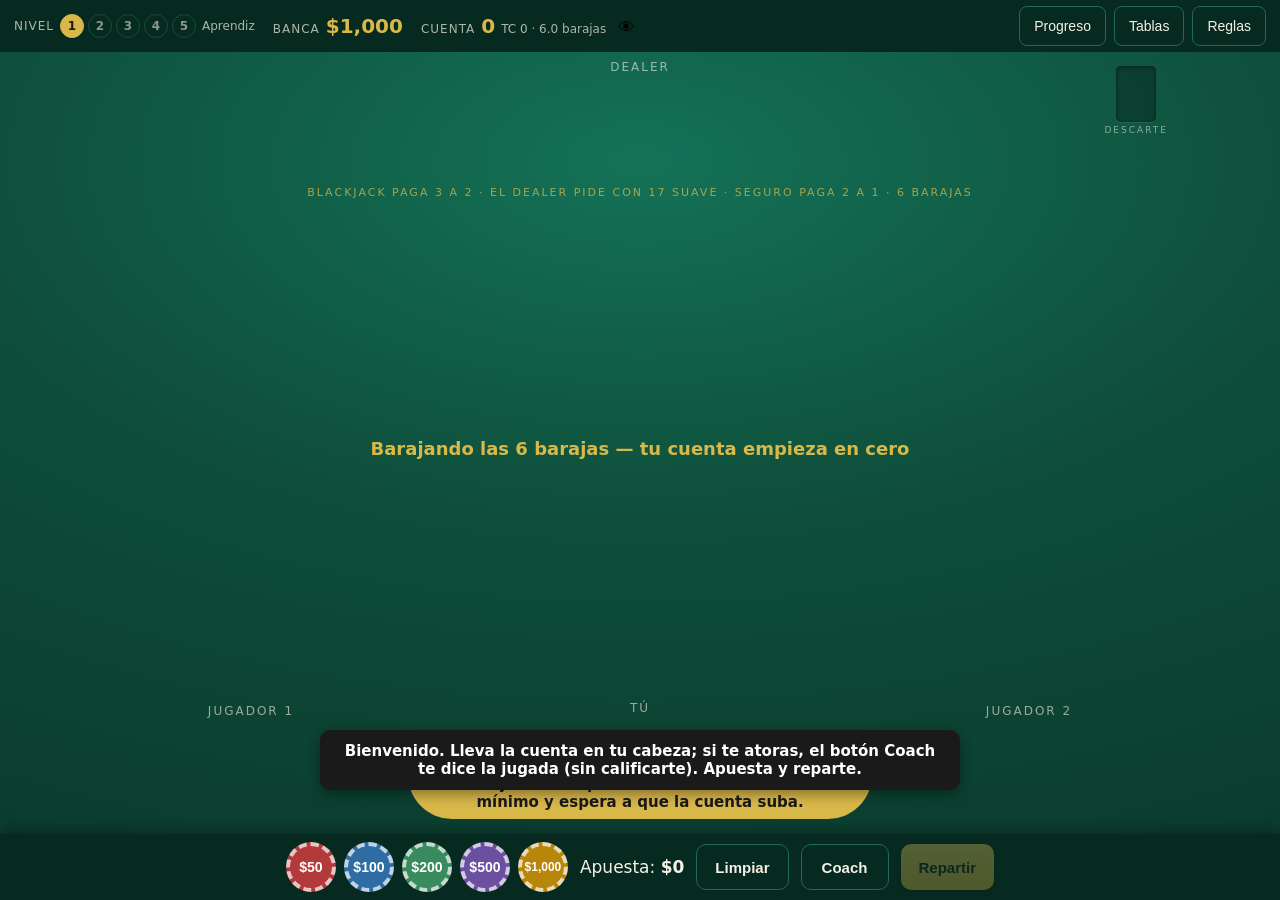
<file: blackjack/index.html>
<!DOCTYPE html>
<html lang="es">
<head>
<meta charset="UTF-8">
<meta name="viewport" content="width=device-width, initial-scale=1.0">
<title>Blackjack Palace — Entrenador de conteo</title>
<link rel="stylesheet" href="estilos.css">
</head>
<body>

<header id="barra-superior">
  <div class="grupo-hud" id="hud-grupo-nivel" title="Ver progreso">
    <span class="hud-etiqueta">Nivel</span>
    <div id="hud-niveles"></div>
    <span id="hud-nivel-nombre" class="hud-sub">Aprendiz</span>
  </div>
  <div class="grupo-hud">
    <span class="hud-etiqueta">Banca</span>
    <span id="hud-banca" class="hud-valor">$1,000</span>
  </div>
  <div class="grupo-hud" id="hud-cuenta">
    <span class="hud-etiqueta">Cuenta</span>
    <span id="hud-rc" class="hud-valor">0</span>
    <span class="hud-sub">TC <span id="hud-tc2">0</span> · <span id="hud-barajas">6.0</span> barajas</span>
    <button id="btn-ojo" type="button" title="Mostrar u ocultar la cuenta">👁</button>
  </div>
  <div class="grupo-botones">
    <button id="btn-progreso" class="btn-hud" type="button">Progreso</button>
    <button id="btn-tablas" class="btn-hud" type="button">Tablas</button>
    <button id="btn-config" class="btn-hud" type="button">Reglas</button>
  </div>
</header>

<main id="mesa">
  <section id="zona-dealer">
    <div class="etiqueta-asiento">Dealer</div>
    <div id="cartas-dealer" class="cartas"></div>
    <div id="total-dealer" class="total-mano"></div>
    <div id="letrero-mesa"></div>
  </section>

  <div id="bandeja-descarte" title="Pila de descarte — úsala para estimar cuántas barajas quedan">
    <div id="pila-descarte"><div id="descarte-relleno"></div></div>
    <div id="etiqueta-descarte">descarte</div>
  </div>

  <div id="centro-mesa">
    <div id="mensaje-mesa"></div>
  </div>

  <section id="zona-asientos">
    <div class="asiento" id="asiento-bot1">
      <div class="etiqueta-asiento">Jugador 1</div>
      <div id="cartas-bot1" class="cartas cartas-chicas"></div>
      <div id="total-bot1" class="total-mano"></div>
    </div>

    <div class="asiento asiento-principal" id="asiento-jugador">
      <div class="etiqueta-asiento">Tú</div>
      <div id="manos-jugador"></div>
      <div id="sugerencia-coach" hidden></div>
    </div>

    <div class="asiento" id="asiento-bot2">
      <div class="etiqueta-asiento">Jugador 2</div>
      <div id="cartas-bot2" class="cartas cartas-chicas"></div>
      <div id="total-bot2" class="total-mano"></div>
    </div>
  </section>
</main>

<footer id="panel-acciones">
  <div id="panel-apuesta">
    <div id="fichas">
      <button class="ficha" data-valor="50" type="button">$50</button>
      <button class="ficha" data-valor="100" type="button">$100</button>
      <button class="ficha" data-valor="200" type="button">$200</button>
      <button class="ficha" data-valor="500" type="button">$500</button>
      <button class="ficha" data-valor="1000" type="button">$1,000</button>
    </div>
    <div id="apuesta-actual">Apuesta: <strong id="monto-apuesta">$0</strong></div>
    <button id="btn-limpiar-apuesta" class="btn-secundario" type="button">Limpiar</button>
    <button id="btn-coach-apuesta" class="btn-secundario" type="button">Coach</button>
    <button id="btn-repartir" class="btn-principal" type="button" disabled>Repartir</button>
  </div>

  <div id="panel-jugada" hidden>
    <button id="btn-pedir" class="btn-accion" type="button">Pedir</button>
    <button id="btn-plantarse" class="btn-accion" type="button">Plantarse</button>
    <button id="btn-doblar" class="btn-accion" type="button">Doblar</button>
    <button id="btn-dividir" class="btn-accion" type="button">Dividir</button>
    <button id="btn-rendirse" class="btn-accion" type="button">Rendirse</button>
    <button id="btn-coach" class="btn-secundario" type="button">Coach</button>
  </div>

  <div id="panel-seguro" hidden>
    <span id="texto-seguro">El dealer muestra un As. ¿Seguro?</span>
    <button id="btn-seguro-si" class="btn-accion" type="button">Tomar seguro</button>
    <button id="btn-seguro-no" class="btn-principal" type="button">No, gracias</button>
  </div>

  <div id="panel-siguiente" hidden>
    <button id="btn-siguiente" class="btn-principal" type="button">Siguiente mano</button>
  </div>
</footer>

<div id="toast" hidden></div>

<!-- Quiz de conteo -->
<div id="modal-quiz" class="modal" hidden>
  <div class="modal-caja">
    <h2 id="quiz-titulo">¿Cómo va tu cuenta?</h2>
    <div id="quiz-paso-rc" class="quiz-paso">
      <p>Running count:</p>
      <div class="quiz-opciones" id="quiz-opciones-rc"></div>
    </div>
    <div id="quiz-paso-barajas" class="quiz-paso" hidden>
      <p>¿Cuántas barajas crees que quedan en el zapato? (mira la pila de descarte)</p>
      <div class="quiz-opciones" id="quiz-opciones-barajas"></div>
    </div>
    <div id="quiz-paso-tc" class="quiz-paso" hidden>
      <p>Con tu estimación de barajas, ¿cuál es el true count? (running ÷ barajas, truncado)</p>
      <div class="quiz-opciones" id="quiz-opciones-tc"></div>
    </div>
    <div id="quiz-resultado" hidden></div>
    <button id="btn-quiz-cerrar" class="btn-principal" type="button" hidden>Continuar</button>
  </div>
</div>

<!-- Reglas / configuración -->
<div id="modal-config" class="modal" hidden>
  <div class="modal-caja">
    <h2>Reglas de la mesa</h2>
    <p class="nota-alerta">Preset «Palace Angelópolis» — <strong>reglas SIN confirmar en sitio</strong>.
    Verifícalas en tu próxima visita (checklist en el botón de abajo) y ajústalas aquí.</p>
    <div class="config-fila"><label for="cfg-barajas">Barajas</label>
      <select id="cfg-barajas"><option value="4">4</option><option value="6" selected>6</option><option value="8">8</option></select></div>
    <div class="config-fila"><label for="cfg-bots">Jugadores contigo en la mesa</label>
      <select id="cfg-bots"><option value="0">Ninguno (solo tú)</option><option value="1">1</option><option value="2" selected>2</option></select></div>
    <div class="config-fila"><label for="cfg-unidad">Unidad de apuesta (rampa) — lo sano es ~1% de tu banca</label>
      <select id="cfg-unidad"><option value="50" selected>$50</option><option value="100">$100</option><option value="200">$200</option></select></div>
    <div class="config-fila"><label for="cfg-h17">Dealer con 17 suave</label>
      <select id="cfg-h17"><option value="H17" selected>Pide carta (H17)</option><option value="S17">Se planta (S17)</option></select></div>
    <div class="config-fila"><label for="cfg-das">Doblar después de dividir</label>
      <select id="cfg-das"><option value="si" selected>Sí</option><option value="no">No</option></select></div>
    <div class="config-fila"><label for="cfg-rendirse">Rendirse (late surrender)</label>
      <select id="cfg-rendirse"><option value="no" selected>No</option><option value="si">Sí</option></select></div>
    <div class="config-fila"><label for="cfg-pago">Pago de blackjack</label>
      <select id="cfg-pago"><option value="1.5" selected>3 a 2</option><option value="1.2">6 a 5</option></select></div>
    <div class="config-fila"><label for="cfg-penetracion">Penetración (carta de corte)</label>
      <select id="cfg-penetracion"><option value="0.65">65%</option><option value="0.75" selected>75%</option><option value="0.85">85%</option></select></div>
    <p class="nota-chica"><strong>¿Qué es la carta de corte?</strong> Al barajar, el dealer mete una
    tarjeta de plástico dentro del zapato. Cuando esa tarjeta sale, se termina la mano y se vuelve a
    barajar todo (y tu cuenta regresa a cero). "Penetración 75%" significa que se juegan tres cuartas
    partes del zapato antes de barajar. Mientras más profunda la corten, más vale la pena contar:
    llegas a ver más cartas antes del rebarajeo. En el Palace, fíjate dónde la meten al barajar.</p>
    <p class="nota-chica">Fijas en esta versión: peek americano, doblar con cualquier par de cartas,
    máximo 4 manos al dividir, ases divididos reciben una sola carta y no se re-dividen.
    Cambiar reglas baraja el zapato.</p>
    <div class="modal-botones">
      <button id="btn-checklist" class="btn-secundario" type="button">Checklist para el casino</button>
      <button id="btn-config-guardar" class="btn-principal" type="button">Guardar</button>
    </div>
  </div>
</div>

<!-- Checklist del casino -->
<div id="modal-checklist" class="modal" hidden>
  <div class="modal-caja">
    <h2>Qué verificar en el Palace</h2>
    <ol class="lista-checklist">
      <li><strong>¿Zapato o barajadora continua?</strong> Si el dealer mete las cartas usadas a una máquina
      después de CADA mano y reparte de ahí mismo, es barajadora continua (CSM): <strong>contar no sirve de nada
      en esa mesa</strong>. Busca una mesa con zapato y carta de corte.</li>
      <li><strong>¿Cuántas barajas?</strong> Cuenta los mazos cuando barajan (6 u 8 normalmente).</li>
      <li><strong>¿Dónde ponen la carta de corte?</strong> Mientras más al fondo, mejor para contar.
      Si cortan a la mitad del zapato, la ventaja casi desaparece.</li>
      <li><strong>¿El blackjack paga 3 a 2 o 6 a 5?</strong> Está impreso en el fieltro. Con 6 a 5 la casa
      se come tu ventaja: evita esas mesas.</li>
      <li><strong>¿El dealer pide carta con 17 suave?</strong> (As + 6). Obsérvalo unas manos.</li>
      <li><strong>¿Se puede doblar después de dividir? ¿Rendirse?</strong> Pregunta al dealer, es normal preguntarlo.</li>
      <li><strong>Mínimo y máximo de la mesa.</strong> Tu spread de 1 a 8 unidades debe caber sin llamar la atención.</li>
    </ol>
    <button class="btn-principal btn-cerrar-modal" type="button">Cerrar</button>
  </div>
</div>

<!-- Tablas de estrategia -->
<div id="modal-tablas" class="modal" hidden>
  <div class="modal-caja modal-ancha">
    <h2>Estrategia básica y conteo</h2>
    <div id="contenido-tablas"></div>
    <button class="btn-principal btn-cerrar-modal" type="button">Cerrar</button>
  </div>
</div>

<!-- Progreso -->
<div id="modal-progreso" class="modal" hidden>
  <div class="modal-caja">
    <h2>Tu progreso</h2>
    <div id="contenido-progreso"></div>
    <div class="modal-botones">
      <button id="btn-reiniciar-progreso" class="btn-secundario" type="button">Reiniciar todo</button>
      <button class="btn-principal btn-cerrar-modal" type="button">Cerrar</button>
    </div>
  </div>
</div>

<script src="app.js"></script>
</body>
</html>
</file>
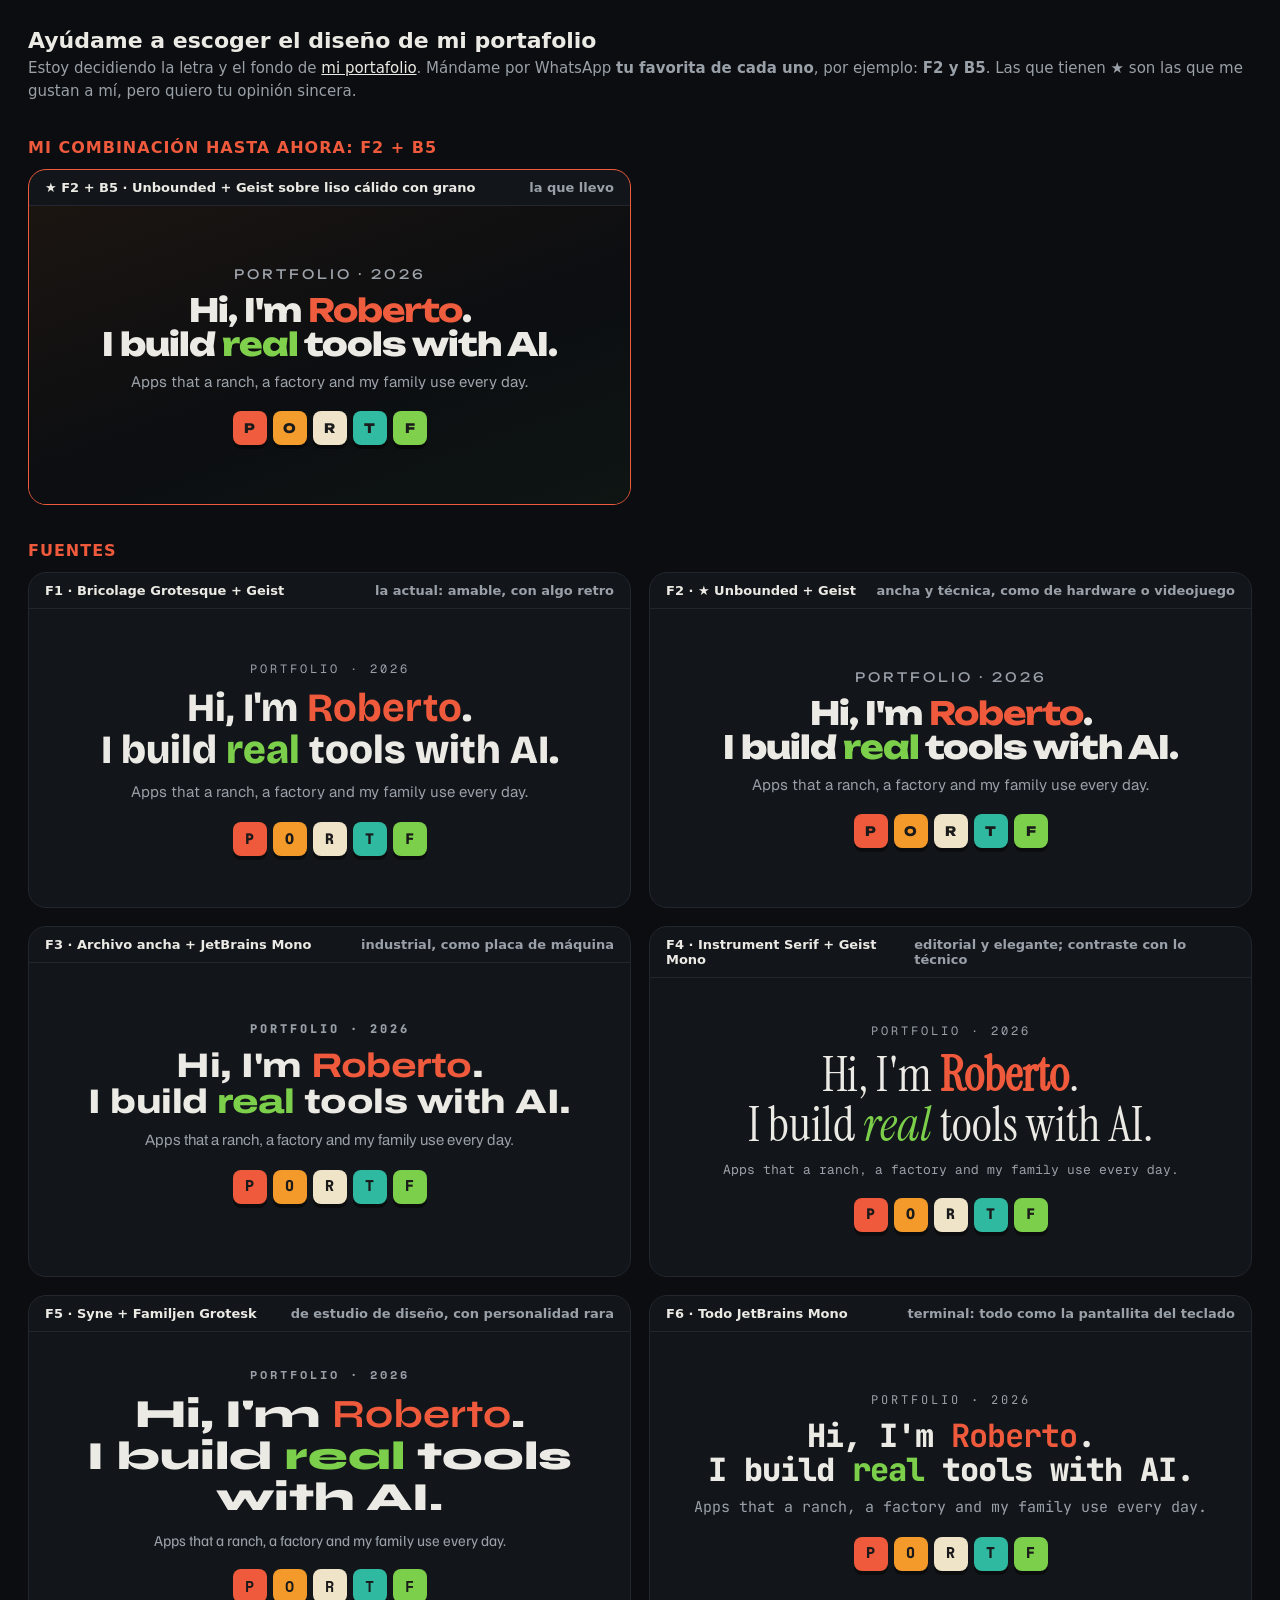
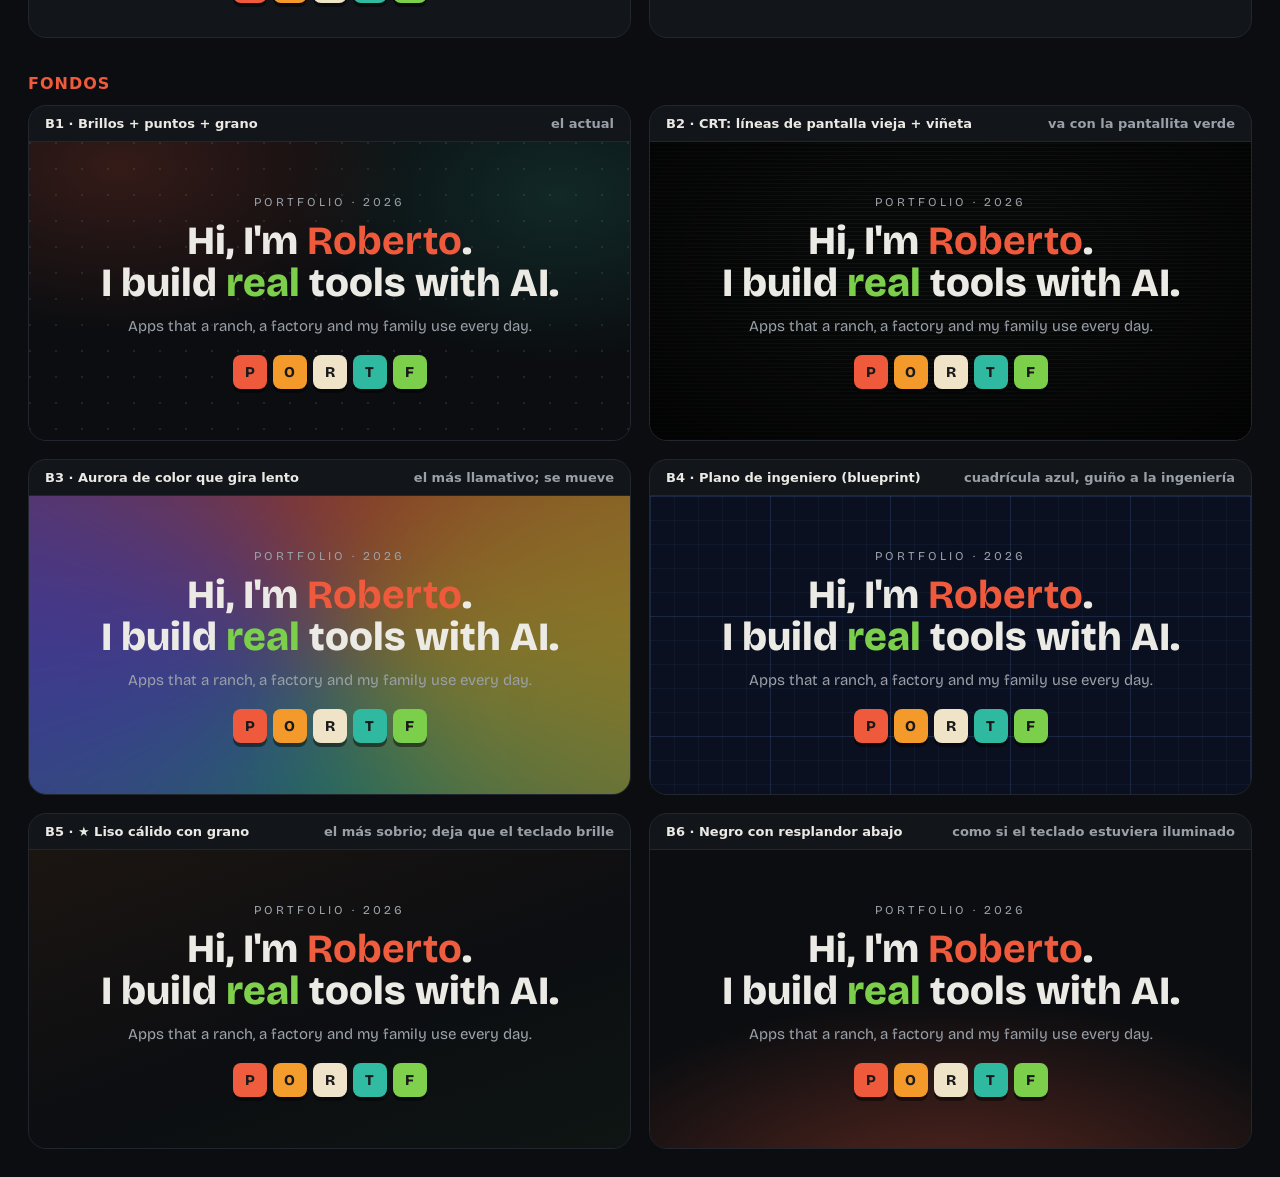
<file: opciones.html>
<!doctype html>
<html lang="es">
<head>
<meta charset="utf-8">
<meta name="viewport" content="width=device-width, initial-scale=1">
<title>Roberto Linares · Opciones de diseño</title>
<meta name="robots" content="noindex">
<link rel="preconnect" href="https://fonts.googleapis.com">
<link rel="preconnect" href="https://fonts.gstatic.com" crossorigin>
<link href="https://fonts.googleapis.com/css2?family=Bricolage+Grotesque:opsz,wght@12..96,800&family=Geist:wght@400;500&family=Geist+Mono:wght@500;700&family=Unbounded:wght@700;800&family=Archivo:wdth,wght@125,800;100,400&family=Instrument+Serif:ital@0;1&family=Syne:wght@700;800&family=JetBrains+Mono:wght@500;800&family=Space+Mono:wght@400;700&family=Familjen+Grotesk:wght@400;700&display=swap" rel="stylesheet">
<style>
  body { margin: 0; background: #0b0d10; color: #eceae4; font: 15px/1.5 system-ui, sans-serif; padding: 28px; }
  h1 { font: 700 22px system-ui; margin: 0 0 4px; } .note { color: #9aa0a8; margin: 0 0 24px; }
  h2 { font: 700 16px system-ui; margin: 36px 0 12px; color: #ef5a3c; letter-spacing: 1px; text-transform: uppercase; }
  .grid { display: grid; grid-template-columns: repeat(auto-fill, minmax(min(100%, 520px), 1fr)); gap: 18px; }
  .opt { border: 1px solid #22262e; border-radius: 18px; overflow: hidden; background: #12151a; }
  .opt header { display: flex; justify-content: space-between; padding: 10px 16px; font: 600 13px system-ui; color: #9aa0a8; border-bottom: 1px solid #22262e; }
  .opt header b { color: #eceae4; }
  .demo { padding: 34px 26px; text-align: center; min-height: 230px; display: grid; place-content: center; gap: 10px; position: relative; overflow: hidden; }
  .demo .k { letter-spacing: 3px; text-transform: uppercase; font-size: 12px; color: #9aa0a8; }
  .demo .t { font-size: 40px; line-height: 1.04; margin: 0; }
  .demo .t b { color: #ef5a3c; } .demo .t em { font-style: normal; color: #7ccf4a; }
  .demo .s { color: #9aa0a8; font-size: 15px; margin: 0; }
  .demo .keys { display: flex; gap: 6px; justify-content: center; margin-top: 8px; }
  .demo .keys span { width: 34px; height: 34px; border-radius: 8px; display: grid; place-items: center; color: #1a1a1a; font-weight: 800; box-shadow: 0 4px 0 rgba(0,0,0,.45); }
  /* ---- fuentes ---- */
  .f1 .t { font-family: "Bricolage Grotesque"; font-weight: 800; } .f1 .s { font-family: "Geist"; } .f1 .k, .f1 .keys span { font-family: "Geist Mono"; }
  .f2 .t { font-family: "Unbounded"; font-weight: 800; font-size: 32px; letter-spacing: -1px; } .f2 .s { font-family: "Geist"; } .f2 .k, .f2 .keys span { font-family: "Unbounded"; font-size: 13px; }
  .f3 .t { font-family: "Archivo"; font-stretch: 125%; font-weight: 800; font-size: 34px; letter-spacing: -.5px; } .f3 .s { font-family: "Archivo"; font-stretch: 100%; } .f3 .k, .f3 .keys span { font-family: "JetBrains Mono"; font-weight: 800; }
  .f4 .t { font-family: "Instrument Serif"; font-weight: 400; font-size: 48px; } .f4 .t em { font-style: italic; } .f4 .s { font-family: "Geist Mono"; font-size: 13px; } .f4 .k, .f4 .keys span { font-family: "Geist Mono"; }
  .f5 .t { font-family: "Syne"; font-weight: 800; } .f5 .s { font-family: "Familjen Grotesk"; } .f5 .k, .f5 .keys span { font-family: "Space Mono"; font-weight: 700; }
  .f6 .t { font-family: "JetBrains Mono"; font-weight: 800; font-size: 32px; letter-spacing: -1px; } .f6 .s, .f6 .k, .f6 .keys span { font-family: "JetBrains Mono"; }
  /* ---- fondos ---- */
  .b .demo { font-family: "Bricolage Grotesque"; } .b .demo .t { font-weight: 800; }
  .combo { border-color: #ef5a3c; }
  .b1 .demo { background:
    radial-gradient(420px 240px at 15% 8%, rgba(239,90,60,.18), transparent 70%),
    radial-gradient(380px 240px at 88% 18%, rgba(47,185,160,.16), transparent 70%),
    radial-gradient(circle at 1px 1px, rgba(255,255,255,.09) 1px, transparent 1.4px) 0 0 / 26px 26px, #0b0d10; }
  .b2 .demo { background:
    radial-gradient(ellipse at 50% 40%, transparent 30%, rgba(0,0,0,.75) 100%),
    repeating-linear-gradient(0deg, rgba(156,255,122,.045) 0 1px, transparent 1px 4px), #070908; }
  .b3 .demo { background: #0b0d10; }
  .b3 .demo::before { content: ""; position: absolute; inset: -40%; z-index: 0; filter: blur(60px); opacity: .55;
    background: conic-gradient(from 0deg at 50% 50%, #ef5a3c, #f3d23a, #2fb9a0, #6b5cff, #ef5a3c); animation: gira 18s linear infinite; }
  .b3 .demo > * { position: relative; z-index: 1; }
  @keyframes gira { to { transform: rotate(1turn); } }
  .b4 .demo { background:
    linear-gradient(rgba(120,170,255,.10) 1px, transparent 1px) 0 0 / 120px 120px,
    linear-gradient(90deg, rgba(120,170,255,.10) 1px, transparent 1px) 0 0 / 120px 120px,
    linear-gradient(rgba(120,170,255,.05) 1px, transparent 1px) 0 0 / 24px 24px,
    linear-gradient(90deg, rgba(120,170,255,.05) 1px, transparent 1px) 0 0 / 24px 24px, #0a1020; }
  .b5 .demo { background: linear-gradient(160deg, #1a1410 0%, #0b0d10 55%, #0d1412 100%); }
  .b5 .demo::after { content: ""; position: absolute; inset: 0; opacity: .12; mix-blend-mode: overlay;
    background-image: url("data:image/svg+xml,%3Csvg xmlns='http://www.w3.org/2000/svg' width='160' height='160'%3E%3Cfilter id='n'%3E%3CfeTurbulence type='fractalNoise' baseFrequency='.9' numOctaves='2'/%3E%3C/filter%3E%3Crect width='100%25' height='100%25' filter='url(%23n)'/%3E%3C/svg%3E"); }
  .b6 .demo { background: radial-gradient(600px 300px at 50% 120%, rgba(239,90,60,.35), transparent 70%), #0b0d10; }
</style>
</head>
<body>
<h1>Ayúdame a escoger el diseño de mi portafolio</h1>
<p class="note">Estoy decidiendo la letra y el fondo de <a href="./" style="color:#eceae4">mi portafolio</a>. Mándame por WhatsApp <b>tu favorita de cada uno</b>, por ejemplo: <b>F2 y B5</b>. Las que tienen ★ son las que me gustan a mí, pero quiero tu opinión sincera.</p>
<h2>Mi combinación hasta ahora: F2 + B5</h2>
<div class="grid"><div class="opt f2 b5 combo"><header><b>★ F2 + B5 · Unbounded + Geist sobre liso cálido con grano</b><span>la que llevo</span></header></div></div>

<h2>Fuentes</h2>
<div class="grid" id="fuentes"></div>
<h2>Fondos</h2>
<div class="grid" id="fondos"></div>

<template id="demo">
  <div class="demo">
    <div class="k">Portfolio · 2026</div>
    <p class="t">Hi, I'm <b>Roberto</b>.<br>I build <em>real</em> tools with AI.</p>
    <p class="s">Apps that a ranch, a factory and my family use every day.</p>
    <div class="keys"><span style="background:#ef5a3c">P</span><span style="background:#f39a2b">O</span><span style="background:#efe3c8">R</span><span style="background:#2fb9a0">T</span><span style="background:#7ccf4a">F</span></div>
  </div>
</template>
<script>
  const F = [
    ['F1', 'Bricolage Grotesque + Geist', 'la actual: amable, con algo retro'],
    ['F2', '★ Unbounded + Geist', 'ancha y técnica, como de hardware o videojuego'],
    ['F3', 'Archivo ancha + JetBrains Mono', 'industrial, como placa de máquina'],
    ['F4', 'Instrument Serif + Geist Mono', 'editorial y elegante; contraste con lo técnico'],
    ['F5', 'Syne + Familjen Grotesk', 'de estudio de diseño, con personalidad rara'],
    ['F6', 'Todo JetBrains Mono', 'terminal: todo como la pantallita del teclado'],
  ];
  const B = [
    ['B1', 'Brillos + puntos + grano', 'el actual'],
    ['B2', 'CRT: líneas de pantalla vieja + viñeta', 'va con la pantallita verde'],
    ['B3', 'Aurora de color que gira lento', 'el más llamativo; se mueve'],
    ['B4', 'Plano de ingeniero (blueprint)', 'cuadrícula azul, guiño a la ingeniería'],
    ['B5', '★ Liso cálido con grano', 'el más sobrio; deja que el teclado brille'],
    ['B6', 'Negro con resplandor abajo', 'como si el teclado estuviera iluminado'],
  ];
  const tpl = document.getElementById('demo');
  const pinta = (lista, box, cls) => lista.forEach(([id, n, d]) => {
    const el = document.createElement('div');
    el.className = `opt ${cls} ${cls === 'b' ? 'b' + id.slice(1) : 'f' + id.slice(1)}`;
    el.innerHTML = `<header><b>${id} · ${n}</b><span>${d}</span></header>`;
    el.appendChild(tpl.content.cloneNode(true));
    document.getElementById(box).appendChild(el);
  });
  document.querySelector('.combo').appendChild(tpl.content.cloneNode(true));
  pinta(F, 'fuentes', 'f');
  pinta(B, 'fondos', 'b');
</script>
</body>
</html>
</file>
<file: blackjack/estilos.css>
/* Blackjack Palace — Entrenador de conteo
   Estilo: limpio, plano, alto contraste. Un solo tema (mesa de casino). */

:root {
  --fieltro: #0e4d3a;
  --fieltro-oscuro: #0a3a2c;
  --marco: #072a20;
  --crema: #f5f0e6;
  --tinta: #1a1a1a;
  --dorado: #d9b84a;
  --rojo-carta: #c0392b;
  --negro-carta: #1a1a1a;
  --correcto: #4caf7d;
  --error: #e05c4b;
  --panel: #0b3529;
  --borde-panel: #1c6b52;
  --boton: #f5f0e6;
  --boton-texto: #1a1a1a;
}

* { margin: 0; padding: 0; box-sizing: border-box; }

html, body { height: 100%; }

body {
  font-family: system-ui, -apple-system, "Segoe UI", sans-serif;
  background:
    radial-gradient(ellipse 120% 90% at 50% 18%, #147257 0%, var(--fieltro) 46%, var(--fieltro-oscuro) 100%);
  color: var(--crema);
  display: flex;
  flex-direction: column;
  height: 100vh;
  overflow: hidden; /* todo cabe en una pantalla, sin scroll */
  -webkit-user-select: none;
  user-select: none;
}

/* ── Barra superior ───────────────────────────── */

#barra-superior {
  display: flex;
  align-items: center;
  gap: 18px;
  padding: 6px 14px;
  background: var(--marco);
  flex-wrap: wrap;
  flex-shrink: 0;
}

#hud-grupo-nivel { cursor: pointer; align-items: center; }
#btn-ojo {
  background: transparent;
  border: none;
  font-size: 17px;
  cursor: pointer;
  padding: 2px 6px;
  line-height: 1;
  filter: grayscale(0.3);
}
#btn-ojo:hover { filter: none; }
#hud-niveles { display: flex; gap: 4px; }
.nivel-punto {
  width: 24px;
  height: 24px;
  border-radius: 50%;
  border: 1px solid var(--borde-panel);
  display: inline-flex;
  align-items: center;
  justify-content: center;
  font-size: 12px;
  font-weight: 700;
  opacity: 0.55;
}
.nivel-punto.superado { border-color: var(--dorado); color: var(--dorado); opacity: 0.8; }
.nivel-punto.activo {
  background: var(--dorado);
  border-color: var(--dorado);
  color: var(--tinta);
  opacity: 1;
}

.grupo-hud { display: flex; align-items: baseline; gap: 6px; }
.grupo-hud[hidden] { display: none; }
.hud-etiqueta { font-size: 12px; text-transform: uppercase; letter-spacing: 1px; opacity: 0.7; }
.hud-valor { font-size: 20px; font-weight: 700; color: var(--dorado); }
.hud-sub { font-size: 12px; opacity: 0.7; }

.grupo-botones { margin-left: auto; display: flex; gap: 8px; }

.btn-hud {
  background: transparent;
  border: 1px solid var(--borde-panel);
  color: var(--crema);
  padding: 8px 14px;
  border-radius: 8px;
  font-size: 14px;
  cursor: pointer;
  min-height: 40px;
}
.btn-hud:hover { background: var(--panel); }

/* ── Mesa ─────────────────────────────────────── */

#mesa {
  flex: 1;
  display: flex;
  flex-direction: column;
  justify-content: space-between;
  padding: 8px 16px;
  gap: 4px;
  max-width: 1100px;
  width: 100%;
  margin: 0 auto;
  min-height: 0;
  overflow: hidden;
  position: relative;
}

/* Bandeja de descarte: discreta, en la esquina, como en la mesa real */
#bandeja-descarte {
  position: absolute;
  top: 14px;
  right: 22px;
  text-align: center;
  z-index: 5;
}
#etiqueta-descarte {
  font-size: 9px;
  letter-spacing: 2px;
  text-transform: uppercase;
  opacity: 0.55;
  margin-top: 3px;
}

#zona-dealer { text-align: center; min-height: 110px; flex-shrink: 0; }

#letrero-mesa {
  margin-top: 4px;
  font-size: 11px;
  letter-spacing: 2px;
  color: var(--dorado);
  opacity: 0.75;
  text-transform: uppercase;
}

.etiqueta-asiento {
  font-size: 12px;
  text-transform: uppercase;
  letter-spacing: 2px;
  opacity: 0.6;
  margin-bottom: 6px;
}

#centro-mesa {
  display: flex;
  align-items: center;
  justify-content: center;
  gap: 24px;
  min-height: 40px;
  flex-shrink: 0;
}

#mensaje-mesa {
  font-size: 18px;
  font-weight: 600;
  color: var(--dorado);
  text-align: center;
  min-height: 24px;
}

/* Pila de descarte: la referencia visual para estimar barajas */
#pila-descarte {
  width: 40px;
  height: 56px;
  margin: 0 auto;
  border-radius: 5px;
  position: relative;
  overflow: hidden;
  background: rgba(0, 0, 0, 0.28);
  box-shadow: inset 0 1px 4px rgba(0,0,0,0.5), 0 1px 0 rgba(255,255,255,0.08);
}
#descarte-relleno {
  position: absolute;
  bottom: 2px; left: 3px; right: 3px;
  height: 0%;
  border-radius: 3px;
  background: repeating-linear-gradient(
    0deg, #8c2f2f 0px, #8c2f2f 2px, #a83b3b 2px, #a83b3b 4px);
  box-shadow: 0 -1px 2px rgba(0,0,0,0.4);
  transition: height 0.3s;
}
#pila-descarte.barajando { animation: barajeo 0.5s ease-in-out infinite; }
@keyframes barajeo {
  0%, 100% { transform: translateX(0) rotate(0deg); }
  25% { transform: translateX(-3px) rotate(-4deg); }
  75% { transform: translateX(3px) rotate(4deg); }
}

#zona-asientos {
  display: grid;
  grid-template-columns: 1fr 1.6fr 1fr;
  gap: 12px;
  align-items: end;
}

.asiento { text-align: center; min-height: 105px; }
.asiento-principal { min-height: 125px; }

/* ── Cartas ───────────────────────────────────── */

.cartas {
  display: flex;
  justify-content: center;
  gap: 6px;
  flex-wrap: wrap;
  min-height: 74px;
}

.carta {
  width: 58px;
  height: 82px;
  background: linear-gradient(150deg, #ffffff 0%, #f6f2e8 100%);
  border-radius: 8px;
  border: 1px solid #cfc8b8;
  display: flex;
  flex-direction: column;
  padding: 5px 7px;
  font-weight: 700;
  box-shadow: 0 3px 7px rgba(0,0,0,0.38), 0 1px 0 rgba(255,255,255,0.25);
  animation: entra-carta 0.25s ease-out;
  overflow: hidden;
}
.cartas-chicas .carta { width: 44px; height: 62px; font-size: 13px; }

@keyframes entra-carta {
  from { transform: translateY(-14px); opacity: 0; }
  to   { transform: translateY(0); opacity: 1; }
}

.carta .esquina { font-size: 16px; line-height: 1.05; }
.cartas-chicas .carta .esquina { font-size: 13px; }
.carta .palo-centro {
  font-size: 26px;
  flex: 1;
  display: flex;
  align-items: center;
  justify-content: center;
  padding-bottom: 4px;
}
.cartas-chicas .carta .palo-centro { font-size: 20px; }
.carta.roja { color: var(--rojo-carta); }
.carta.negra { color: var(--negro-carta); }

.carta.oculta {
  background: repeating-linear-gradient(
    45deg, #7a1f1f 0px, #7a1f1f 6px, #922727 6px, #922727 12px);
  border-color: #5d1717;
}
.carta.oculta > * { visibility: hidden; }

.total-mano {
  margin-top: 6px;
  font-size: 16px;
  font-weight: 700;
  min-height: 22px;
}
.total-mano .res-gana { color: var(--correcto); }
.total-mano .res-pierde { color: var(--error); }
.total-mano .res-empata { color: var(--dorado); }

/* Manos del jugador (puede haber varias por splits) */
#manos-jugador { display: flex; justify-content: center; gap: 10px; flex-wrap: nowrap; }
.mano-jugador { padding: 4px; border-radius: 10px; border: 2px solid transparent; }
.mano-jugador .cartas { min-height: 0; }
.mano-jugador.activa { border-color: var(--dorado); background: rgba(217, 184, 74, 0.08); }
.mano-apuesta { font-size: 13px; opacity: 0.85; margin-top: 4px; }

#sugerencia-coach[hidden] { display: none; }
#sugerencia-coach {
  margin-top: 10px;
  display: inline-block;
  background: var(--dorado);
  color: var(--tinta);
  font-weight: 700;
  padding: 8px 16px;
  border-radius: 999px;
  font-size: 15px;
}

/* ── Panel de acciones ────────────────────────── */

#panel-acciones {
  background: var(--marco);
  padding: 8px 14px;
  display: flex;
  justify-content: center;
  flex-shrink: 0;
  box-shadow: 0 -4px 14px rgba(0, 0, 0, 0.3);
}

#panel-apuesta, #panel-jugada, #panel-seguro, #panel-siguiente {
  display: flex;
  align-items: center;
  gap: 12px;
  flex-wrap: wrap;
  justify-content: center;
}
#panel-apuesta[hidden], #panel-jugada[hidden],
#panel-seguro[hidden], #panel-siguiente[hidden] { display: none; }

#fichas { display: flex; gap: 8px; }

.ficha {
  width: 50px;
  height: 50px;
  border-radius: 50%;
  border: 4px dashed rgba(255,255,255,0.7);
  font-weight: 700;
  font-size: 14px;
  cursor: pointer;
  color: #fff;
}
.ficha[data-valor="50"]  { background: #b23a3a; }
.ficha[data-valor="100"] { background: #2e6da4; }
.ficha[data-valor="200"] { background: #3a8a5f; }
.ficha[data-valor="500"] { background: #6b4fa0; }
.ficha[data-valor="1000"] { background: #b8860b; font-size: 12px; }
.ficha:active { transform: scale(0.94); }

#apuesta-actual { font-size: 17px; }

.btn-principal, .btn-accion, .btn-secundario {
  border: none;
  border-radius: 10px;
  padding: 10px 18px;
  font-size: 15px;
  font-weight: 700;
  cursor: pointer;
  min-height: 46px;
  min-width: 88px;
}

.btn-principal {
  background: linear-gradient(180deg, #e3c65e, #cfae3f);
  color: var(--tinta);
  box-shadow: 0 2px 5px rgba(0,0,0,0.3);
}
.btn-accion {
  background: linear-gradient(180deg, #fbf7ee, #ece5d5);
  color: var(--boton-texto);
  box-shadow: 0 2px 5px rgba(0,0,0,0.3);
}
.btn-secundario {
  background: transparent;
  color: var(--crema);
  border: 1px solid var(--borde-panel);
}
.btn-principal:disabled, .btn-accion:disabled {
  opacity: 0.35;
  cursor: default;
}

/* ── Toast del coach ──────────────────────────── */

#toast {
  position: fixed;
  bottom: 110px;
  left: 50%;
  transform: translateX(-50%);
  background: var(--tinta);
  color: #fff;
  padding: 12px 20px;
  border-radius: 10px;
  font-size: 15px;
  font-weight: 600;
  max-width: 90vw;
  text-align: center;
  z-index: 50;
  box-shadow: 0 4px 14px rgba(0,0,0,0.4);
}
#toast.correcto { background: #1d5c3e; }
#toast.error { background: #8c2f24; }
#toast[hidden] { display: none; }

/* ── Modales ──────────────────────────────────── */

.modal {
  position: fixed;
  inset: 0;
  background: rgba(0,0,0,0.65);
  display: flex;
  align-items: center;
  justify-content: center;
  z-index: 100;
  padding: 16px;
}
.modal[hidden] { display: none; }

.modal-caja {
  background: var(--crema);
  color: var(--tinta);
  border-radius: 14px;
  padding: 24px;
  max-width: 560px;
  width: 100%;
  max-height: 88vh;
  overflow-y: auto;
}
.modal-ancha { max-width: 760px; }

.modal-caja h2 { margin-bottom: 14px; font-size: 22px; }
.modal-caja p { margin-bottom: 10px; line-height: 1.45; }

.nota-alerta {
  background: #fdeecd;
  border-left: 4px solid #d9a13b;
  padding: 10px 12px;
  border-radius: 6px;
  font-size: 14px;
}
.nota-chica { font-size: 13px; opacity: 0.75; }

.config-fila {
  display: flex;
  justify-content: space-between;
  align-items: center;
  padding: 9px 0;
  border-bottom: 1px solid #ddd5c4;
  gap: 12px;
}
.config-fila select {
  font-size: 15px;
  padding: 8px;
  border-radius: 6px;
  border: 1px solid #b9b2a4;
  background: #fff;
}

.modal-botones {
  display: flex;
  justify-content: flex-end;
  gap: 10px;
  margin-top: 18px;
}

.lista-checklist { padding-left: 20px; }
.lista-checklist li { margin-bottom: 12px; line-height: 1.45; }

/* Quiz */
.quiz-paso p { font-size: 16px; font-weight: 600; }
.quiz-opciones {
  display: flex;
  flex-wrap: wrap;
  gap: 8px;
  margin: 10px 0 16px;
}
.quiz-opciones button {
  min-width: 58px;
  min-height: 48px;
  font-size: 17px;
  font-weight: 700;
  border-radius: 8px;
  border: 2px solid #b9b2a4;
  background: #fff;
  cursor: pointer;
}
.quiz-opciones button:hover { border-color: var(--tinta); }

#quiz-resultado { font-size: 15px; line-height: 1.5; margin-bottom: 12px; }
#quiz-resultado .bien { color: #1d5c3e; font-weight: 700; }
#quiz-resultado .mal { color: #8c2f24; font-weight: 700; }

/* Tablas de estrategia */
#contenido-tablas h3 { margin: 16px 0 8px; font-size: 17px; }
#contenido-tablas p { font-size: 14px; }
.tabla-estrategia {
  border-collapse: collapse;
  font-size: 12.5px;
  margin-bottom: 8px;
  width: 100%;
}
.tabla-estrategia th, .tabla-estrategia td {
  border: 1px solid #b9b2a4;
  padding: 4px 5px;
  text-align: center;
  min-width: 26px;
}
.tabla-estrategia th { background: #e6dfd0; }
.tabla-estrategia td.ac-H { background: #ffffff; }
.tabla-estrategia td.ac-S { background: #f7d9a0; }
.tabla-estrategia td.ac-D { background: #bcd9c4; }
.tabla-estrategia td.ac-P { background: #c7d4ea; }
.tabla-estrategia td.ac-R { background: #e8b8b0; }
.envoltura-tabla { overflow-x: auto; }

/* Progreso */
#contenido-progreso .metrica {
  display: flex;
  justify-content: space-between;
  padding: 8px 0;
  border-bottom: 1px solid #ddd5c4;
  font-size: 15px;
}
#contenido-progreso .metrica strong { font-variant-numeric: tabular-nums; }
#contenido-progreso .requisitos {
  margin-top: 14px;
  background: #eee7d6;
  border-radius: 8px;
  padding: 12px;
  font-size: 14px;
  line-height: 1.5;
}

/* ── Responsivo ───────────────────────────────── */

@media (max-width: 720px) {
  #zona-asientos { grid-template-columns: 1fr; }
  .asiento { min-height: 0; }
  #barra-superior { gap: 12px; }
  .hud-valor { font-size: 17px; }
  .carta { width: 56px; height: 80px; }
  .ficha { width: 52px; height: 52px; font-size: 12px; }
}
</file>
